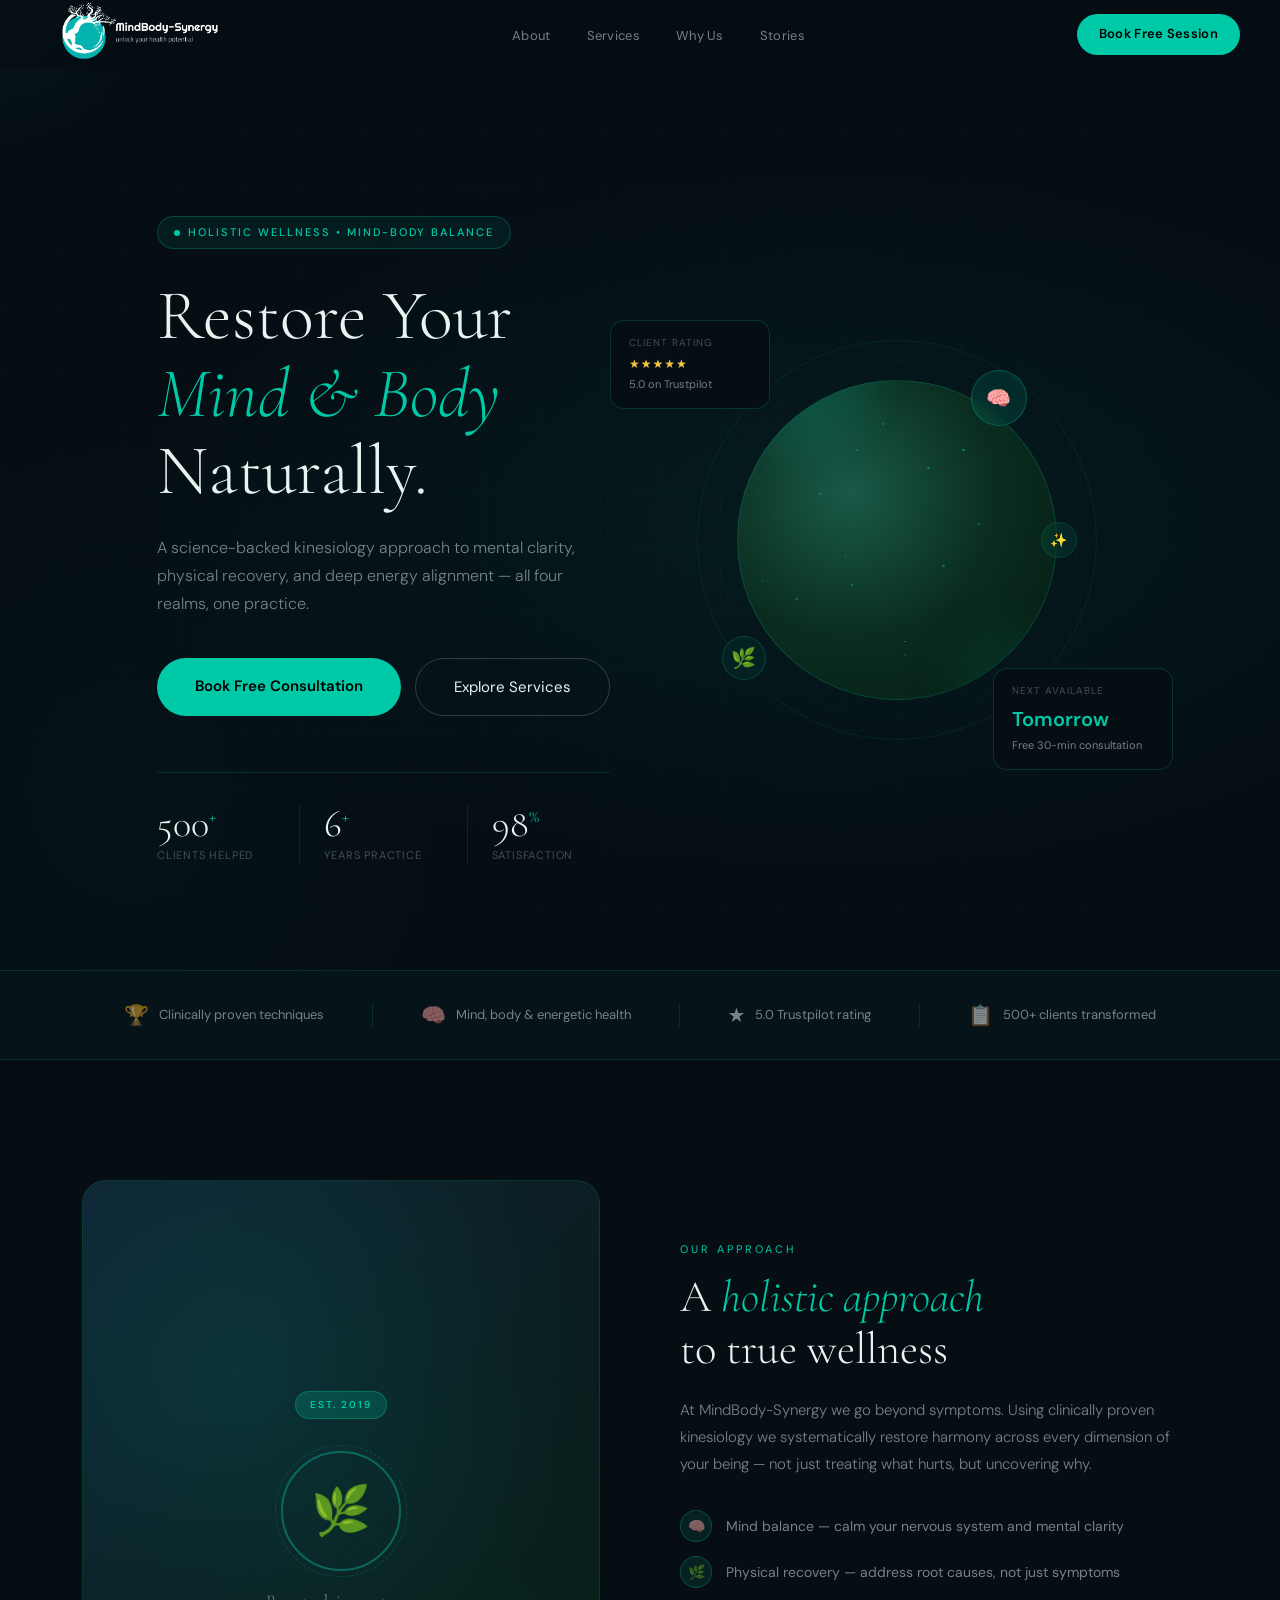
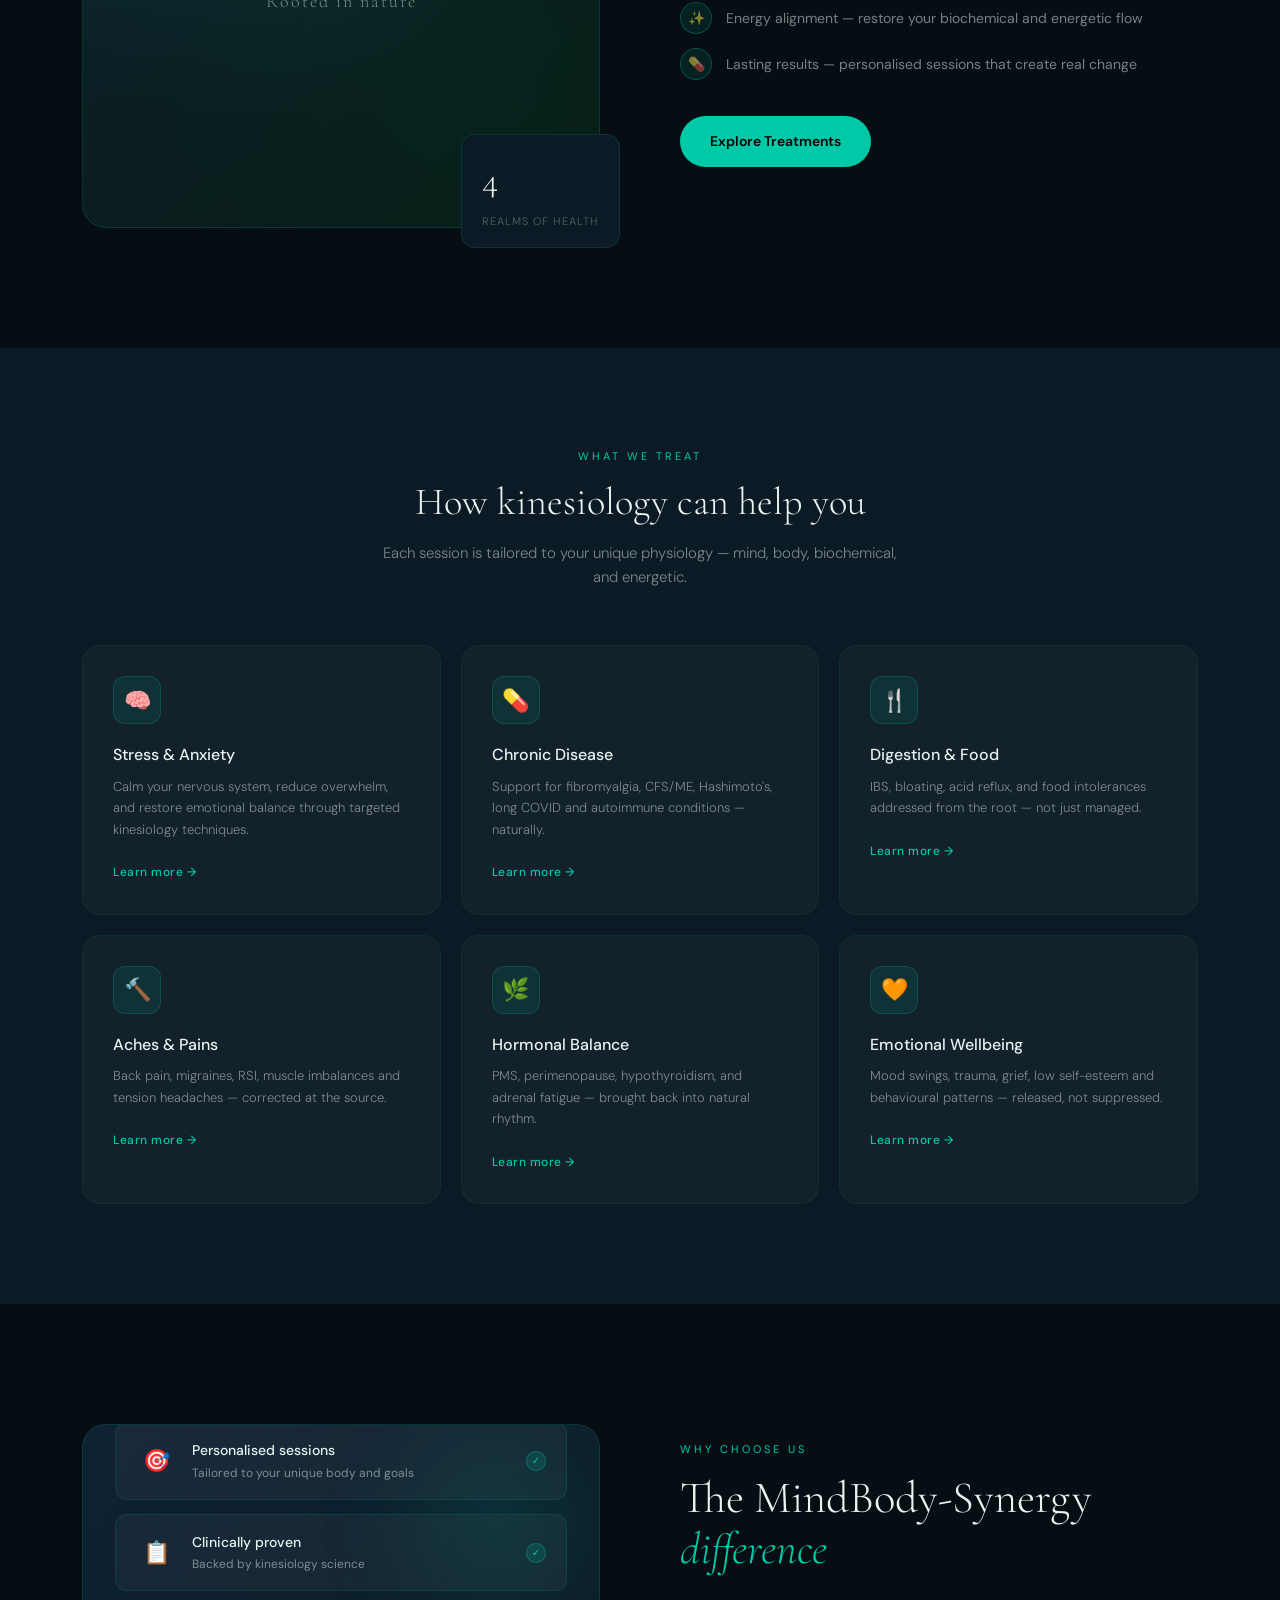
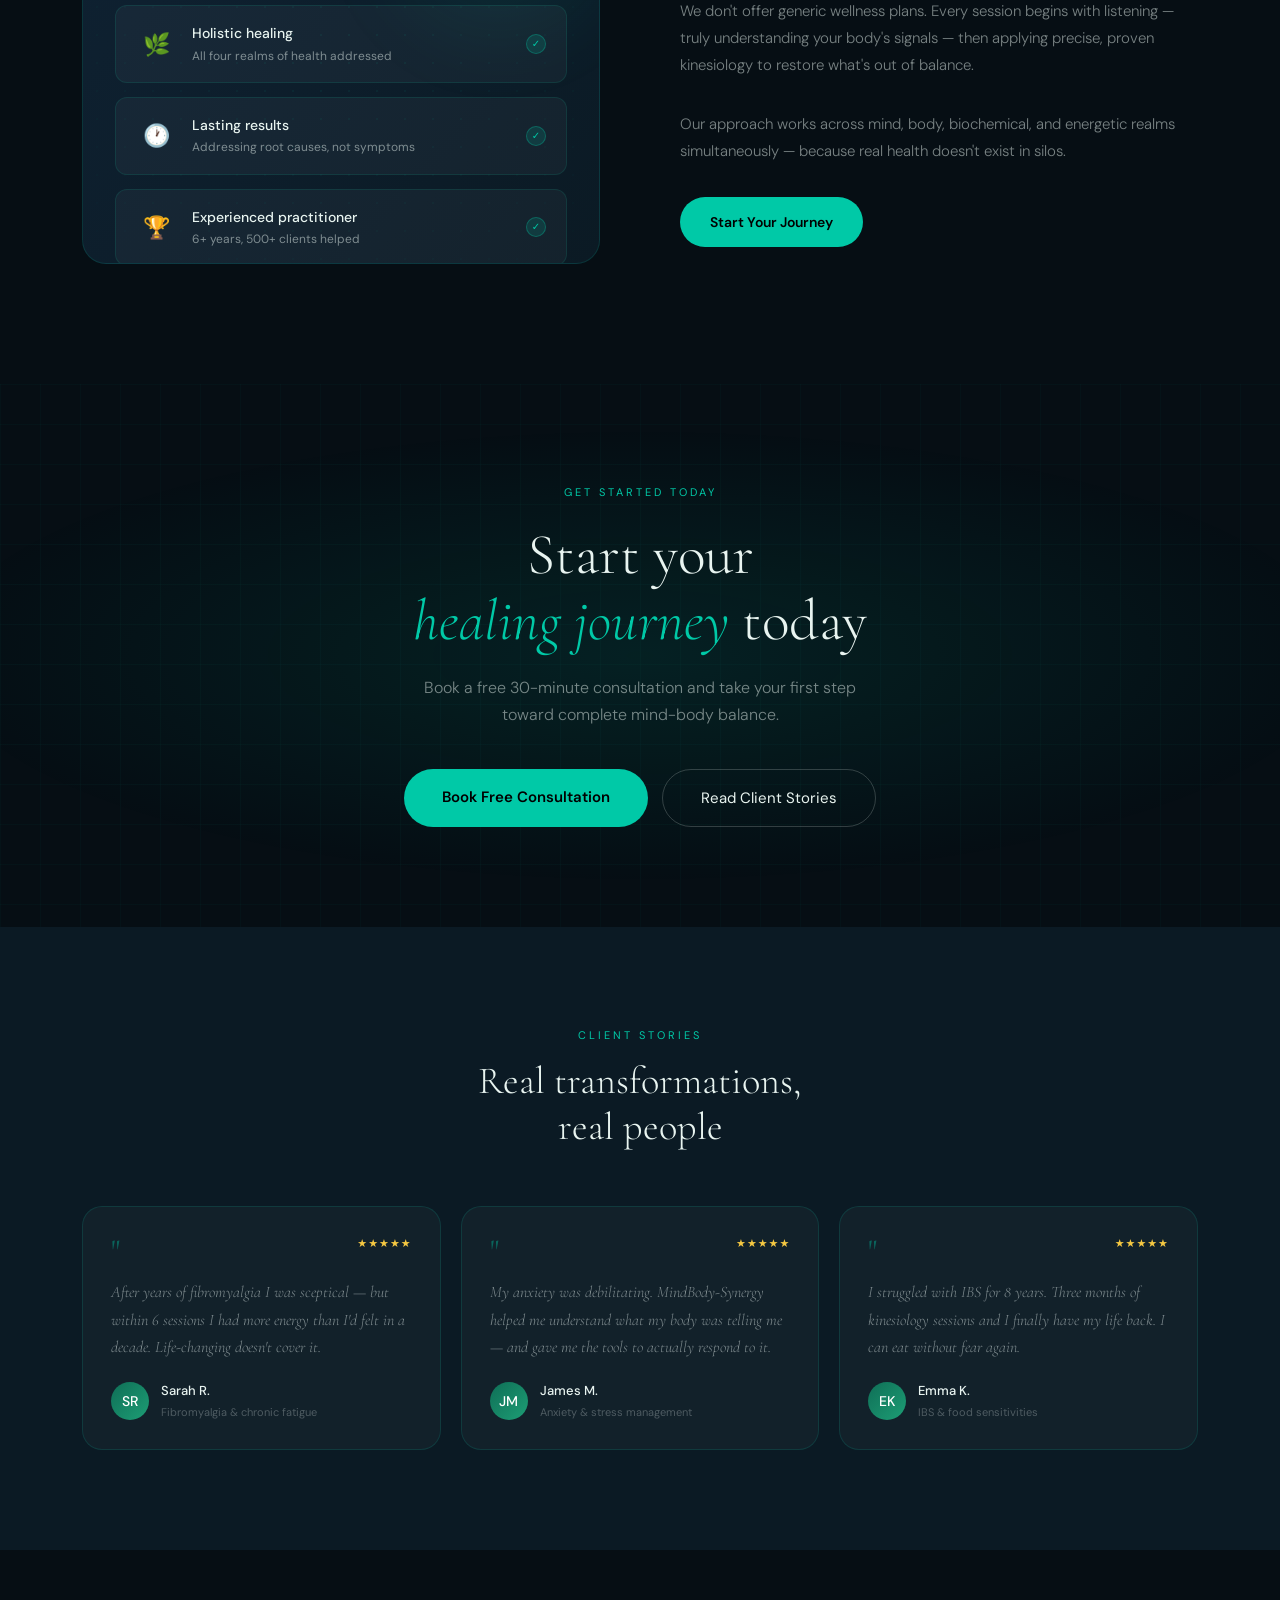
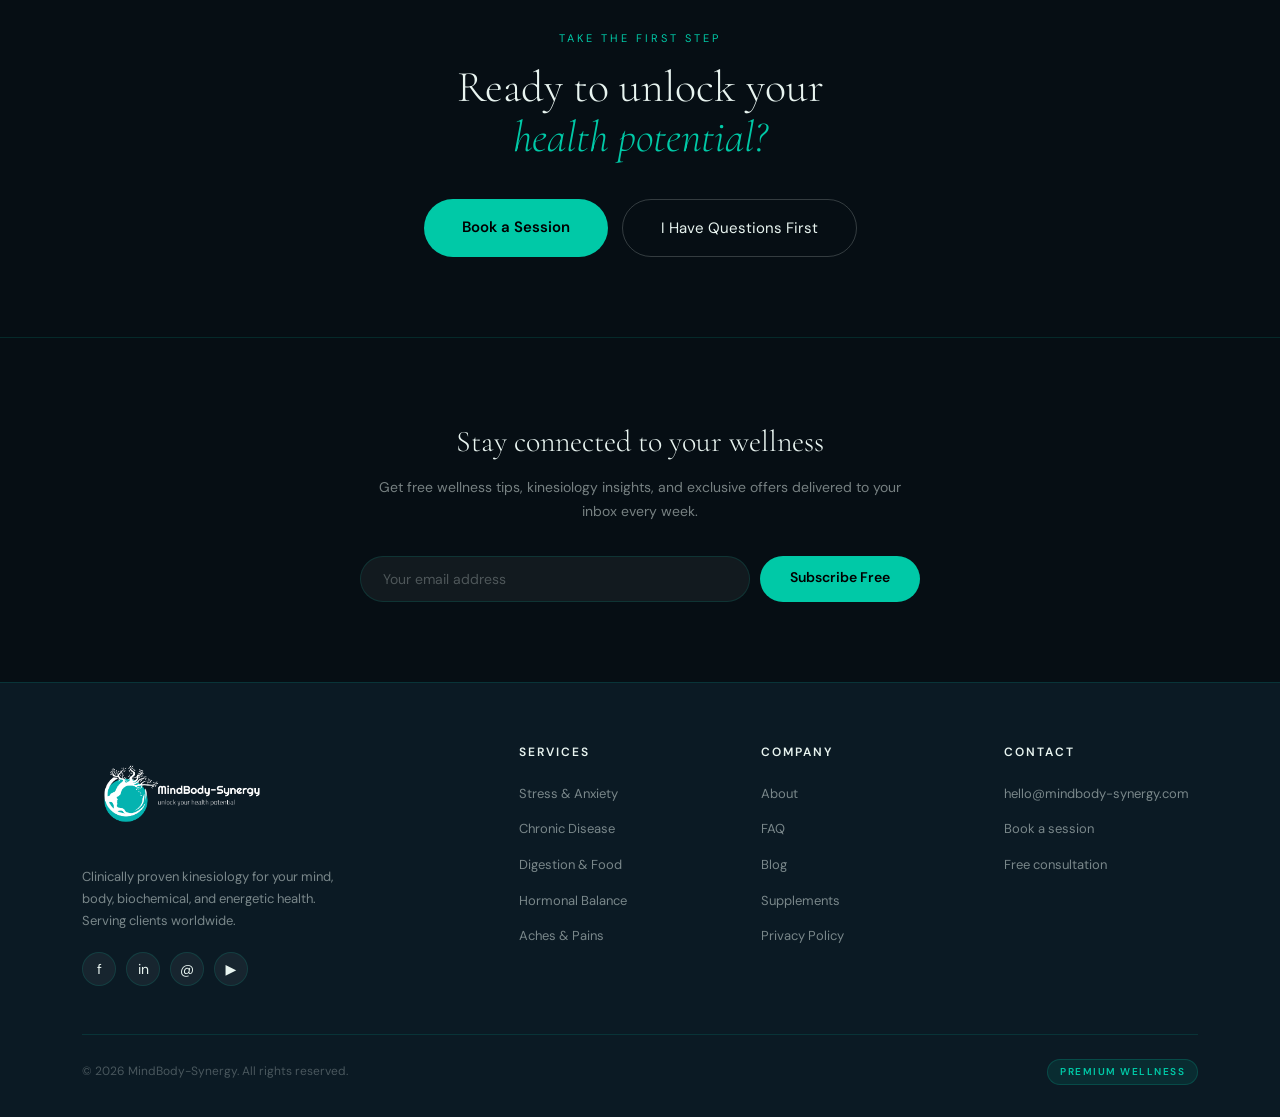
<file: index.html>
<!DOCTYPE html>
<html lang="en">
<head>
<meta charset="UTF-8"/>
<meta name="viewport" content="width=device-width, initial-scale=1.0"/>
<title>MindBody-Synergy — Unlock Your Health Potential</title>
<link rel="preconnect" href="https://fonts.googleapis.com"/>
<link href="https://fonts.googleapis.com/css2?family=Cormorant+Garamond:wght@300;400;600&family=DM+Sans:wght@300;400;500;600&display=swap" rel="stylesheet"/>
<style>
:root {
  --teal: #00c9a7;
  --teal-dark: #009e85;
  --teal-glow: rgba(0,201,167,0.25);
  --navy: #060e14;
  --navy-2: #0b1a24;
  --navy-3: #0f2233;
  --glass: rgba(255,255,255,0.04);
  --glass-border: rgba(0,201,167,0.15);
  --text: #e8f4f0;
  --text-muted: rgba(232,244,240,0.5);
  --text-dim: rgba(232,244,240,0.28);
  --serif: 'Cormorant Garamond', Georgia, serif;
  --sans: 'DM Sans', system-ui, sans-serif;
}
*,*::before,*::after{box-sizing:border-box;margin:0;padding:0}
html{scroll-behavior:smooth}
body{font-family:var(--sans);background:var(--navy);color:var(--text);overflow-x:hidden;line-height:1.6}

/* ── SCROLLBAR ── */
::-webkit-scrollbar{width:4px}
::-webkit-scrollbar-track{background:var(--navy)}
::-webkit-scrollbar-thumb{background:var(--teal-dark);border-radius:2px}

/* ── UTILITY ── */
.container{max-width:1180px;margin:0 auto;padding:0 32px}
.reveal{opacity:0;transform:translateY(32px);transition:opacity .7s ease,transform .7s ease}
.reveal.visible{opacity:1;transform:translateY(0)}
.reveal-delay-1{transition-delay:.1s}
.reveal-delay-2{transition-delay:.2s}
.reveal-delay-3{transition-delay:.3s}
.reveal-delay-4{transition-delay:.4s}

/* ── CURSOR GLOW ── */
.cursor-glow{pointer-events:none;position:fixed;width:320px;height:320px;border-radius:50%;background:radial-gradient(circle,rgba(0,201,167,0.06) 0%,transparent 70%);transform:translate(-50%,-50%);z-index:0;transition:left .08s,top .08s}

/* ── NAVBAR ── */
#navbar{position:sticky;top:0;z-index:999;transition:all .35s ease;padding:0}
#navbar .nav-inner{display:flex;align-items:center;justify-content:space-between;height:70px;backdrop-filter:blur(20px);-webkit-backdrop-filter:blur(20px);background:rgba(6,14,20,0.75);border-bottom:1px solid transparent;transition:all .35s ease;padding:0 40px}
#navbar.scrolled .nav-inner{border-bottom-color:var(--glass-border);box-shadow:0 4px 40px rgba(0,0,0,0.4)}
.nav-logo{display:flex;align-items:center;gap:12px;text-decoration:none}
.nav-logo-mark{width:38px;height:38px;border-radius:50%;border:1.5px solid var(--teal);display:flex;align-items:center;justify-content:center;position:relative;overflow:hidden}
.nav-logo-mark::before{content:'';position:absolute;inset:0;background:radial-gradient(circle at 40% 40%,rgba(0,201,167,0.3),transparent 70%)}
.nav-logo-mark svg{width:18px;height:18px}
.nav-logo-text{display:flex;flex-direction:column;line-height:1}
.nav-logo-text span:first-child{font-family:var(--serif);font-size:16px;font-weight:600;color:var(--text);letter-spacing:.3px}
.nav-logo-text span:last-child{font-size:9px;color:var(--teal);letter-spacing:2.5px;text-transform:uppercase;margin-top:2px}
.nav-links{display:flex;gap:36px;list-style:none}
.nav-links a{font-size:13px;font-weight:400;color:var(--text-muted);text-decoration:none;letter-spacing:.3px;transition:color .2s;position:relative}
.nav-links a::after{content:'';position:absolute;bottom:-2px;left:0;width:0;height:1px;background:var(--teal);transition:width .25s ease}
.nav-links a:hover{color:var(--teal)}
.nav-links a:hover::after{width:100%}
.nav-cta{background:var(--teal);color:#000;font-size:13px;font-weight:600;padding:10px 22px;border-radius:50px;border:none;cursor:pointer;letter-spacing:.3px;transition:transform .2s,box-shadow .2s;text-decoration:none}
.nav-cta:hover{transform:translateY(-1px) scale(1.03);box-shadow:0 0 24px var(--teal-glow)}

/* ── HERO ── */
#hero{min-height:100vh;display:flex;align-items:center;position:relative;overflow:hidden;padding:100px 0 60px}
.hero-bg{position:absolute;inset:0;background:radial-gradient(ellipse 80% 60% at 65% 50%,rgba(0,201,167,0.07) 0%,transparent 70%),radial-gradient(ellipse 50% 80% at 10% 80%,rgba(0,100,80,0.06) 0%,transparent 60%)}
.hero-grid{position:absolute;inset:0;background-image:linear-gradient(rgba(0,201,167,0.04) 1px,transparent 1px),linear-gradient(90deg,rgba(0,201,167,0.04) 1px,transparent 1px);background-size:60px 60px;mask-image:radial-gradient(ellipse 70% 70% at 50% 50%,black,transparent)}
.hero-inner{display:grid;grid-template-columns:1fr 1fr;gap:60px;align-items:center;position:relative;z-index:1}
.hero-badge{display:inline-flex;align-items:center;gap:8px;background:rgba(0,201,167,0.08);border:1px solid rgba(0,201,167,0.25);color:var(--teal);font-size:11px;font-weight:500;letter-spacing:2px;text-transform:uppercase;padding:7px 16px;border-radius:50px;margin-bottom:28px;animation:fadeUp .6s .1s both}
.hero-badge-dot{width:6px;height:6px;background:var(--teal);border-radius:50%;animation:blink 2s infinite}
@keyframes blink{0%,100%{opacity:1}50%{opacity:.3}}
.hero-h1{font-family:var(--serif);font-size:clamp(46px,5.5vw,72px);font-weight:300;line-height:1.1;color:var(--text);margin-bottom:24px;animation:fadeUp .6s .2s both}
.hero-h1 em{font-style:italic;color:var(--teal)}
.hero-sub{font-size:16px;font-weight:300;color:var(--text-muted);line-height:1.75;max-width:420px;margin-bottom:40px;animation:fadeUp .6s .35s both}
.hero-btns{display:flex;gap:14px;margin-bottom:56px;animation:fadeUp .6s .45s both}
.btn-primary{background:var(--teal);color:#000;font-family:var(--sans);font-size:14px;font-weight:600;padding:14px 30px;border-radius:50px;border:none;cursor:pointer;transition:transform .2s,box-shadow .2s;text-decoration:none;display:inline-block}
.btn-primary:hover{transform:translateY(-2px);box-shadow:0 8px 30px rgba(0,201,167,0.4)}
.btn-outline{background:transparent;color:var(--text);font-family:var(--sans);font-size:14px;font-weight:400;padding:14px 28px;border-radius:50px;border:1px solid rgba(232,244,240,0.2);cursor:pointer;transition:border-color .2s,color .2s;text-decoration:none;display:inline-block}
.btn-outline:hover{border-color:var(--teal);color:var(--teal)}
.hero-stats{display:flex;gap:0;animation:fadeUp .6s .6s both;border-top:1px solid var(--glass-border);padding-top:32px}
.hero-stat{flex:1;padding-right:24px}
.hero-stat+.hero-stat{padding-left:24px;padding-right:24px;border-left:1px solid var(--glass-border)}
.hero-stat:last-child{padding-right:0}
.hero-stat-num{font-family:var(--serif);font-size:38px;font-weight:300;color:var(--text);line-height:1}
.hero-stat-num sup{font-size:18px;color:var(--teal);vertical-align:super}
.hero-stat-label{font-size:11px;color:var(--text-dim);letter-spacing:.8px;text-transform:uppercase;margin-top:4px}

/* 3D ORB */
.hero-visual{display:flex;align-items:center;justify-content:center;position:relative;height:520px;animation:fadeUp .6s .3s both}
.orb-scene{position:relative;width:320px;height:320px}
.orb-ring-outer{position:absolute;inset:-40px;border-radius:50%;border:1px solid rgba(0,201,167,0.1);animation:rotateSlow 20s linear infinite}
.orb-ring-mid{position:absolute;inset:-20px;border-radius:50%;border:1px dashed rgba(0,201,167,0.08);animation:rotateSlow 14s linear infinite reverse}
.orb-core{position:absolute;inset:0;border-radius:50%;background:radial-gradient(circle at 35% 35%,#1a5a48,#0a2d20,#061a10);border:1px solid rgba(0,201,167,0.2);overflow:hidden;animation:breathe 5s ease-in-out infinite}
.orb-sheen{position:absolute;top:-30%;left:-10%;width:60%;height:60%;background:radial-gradient(circle,rgba(0,201,167,0.22),transparent 70%);border-radius:50%;filter:blur(10px)}
.orb-inner-glow{position:absolute;bottom:-20%;right:-10%;width:50%;height:50%;background:radial-gradient(circle,rgba(0,100,80,0.3),transparent 70%);border-radius:50%;filter:blur(15px)}
.orb-particles{position:absolute;inset:0;border-radius:50%;overflow:hidden}
.orb-dot{position:absolute;width:2px;height:2px;background:var(--teal);border-radius:50%;opacity:.6}
.orbit-item{position:absolute;border-radius:50%;display:flex;align-items:center;justify-content:center;backdrop-filter:blur(8px)}
.orbit-1{width:56px;height:56px;top:-10px;right:30px;background:rgba(0,201,167,0.12);border:1px solid rgba(0,201,167,0.3);animation:floatA 4.5s ease-in-out infinite}
.orbit-2{width:44px;height:44px;bottom:20px;left:-15px;background:rgba(0,100,80,0.15);border:1px solid rgba(0,201,167,0.2);animation:floatB 5.5s ease-in-out infinite}
.orbit-3{width:36px;height:36px;top:50%;right:-20px;transform:translateY(-50%);background:rgba(0,201,167,0.08);border:1px solid rgba(0,201,167,0.15);animation:floatC 3.8s ease-in-out infinite}
.orbit-icon{font-size:20px}
.orbit-icon-sm{font-size:14px}
@keyframes floatA{0%,100%{transform:translate(0,0) scale(1)}50%{transform:translate(8px,-14px) scale(1.06)}}
@keyframes floatB{0%,100%{transform:translate(0,0)}50%{transform:translate(-10px,12px)}}
@keyframes floatC{0%,100%{transform:translateY(-50%) translate(0,0)}50%{transform:translateY(-50%) translate(8px,6px)}}
@keyframes breathe{0%,100%{box-shadow:0 0 40px rgba(0,201,167,0.1)}50%{box-shadow:0 0 80px rgba(0,201,167,0.25),inset 0 0 60px rgba(0,80,60,0.2)}}
@keyframes rotateSlow{to{transform:rotate(360deg)}}
.floating-card{position:absolute;background:rgba(6,14,20,0.88);border:1px solid rgba(0,201,167,0.2);border-radius:14px;padding:14px 18px;backdrop-filter:blur(12px)}
.floating-card-a{bottom:30px;right:-50px;min-width:180px;animation:floatA 5s ease-in-out infinite}
.floating-card-b{top:40px;left:-60px;min-width:160px;animation:floatB 6s ease-in-out infinite}
.card-label{font-size:10px;color:var(--text-dim);letter-spacing:1px;text-transform:uppercase;margin-bottom:4px}
.card-value{font-size:20px;font-weight:600;color:var(--teal)}
.card-sub{font-size:11px;color:var(--text-muted);margin-top:2px}
.card-stars{color:#f5c842;font-size:12px;letter-spacing:1px}

@keyframes fadeUp{from{opacity:0;transform:translateY(24px)}to{opacity:1;transform:translateY(0)}}

/* ── TRUST STRIP ── */
#trust{padding:28px 0;border-top:1px solid var(--glass-border);border-bottom:1px solid var(--glass-border);background:rgba(0,201,167,0.025)}
.trust-inner{display:flex;align-items:center;justify-content:center;gap:48px;flex-wrap:wrap}
.trust-item{display:flex;align-items:center;gap:10px;font-size:13px;color:var(--text-muted)}
.trust-icon{font-size:20px}
.trust-divider{width:1px;height:24px;background:var(--glass-border)}

/* ── ABOUT ── */
#about{padding:120px 0}
.about-inner{display:grid;grid-template-columns:1fr 1fr;gap:80px;align-items:center}
.about-img-wrap{position:relative}
.about-img-frame{width:100%;aspect-ratio:4/5;border-radius:24px;overflow:hidden;border:1px solid var(--glass-border);position:relative;background:linear-gradient(135deg,#0f2233,#061a10)}
.about-img-pattern{position:absolute;inset:0;background-image:radial-gradient(circle at 30% 30%,rgba(0,201,167,0.12) 0%,transparent 60%),radial-gradient(circle at 80% 80%,rgba(0,100,80,0.1) 0%,transparent 50%)}
.about-img-text{position:absolute;inset:0;display:flex;flex-direction:column;align-items:center;justify-content:center;gap:16px}
.about-img-circle{width:120px;height:120px;border-radius:50%;border:2px solid rgba(0,201,167,0.4);display:flex;align-items:center;justify-content:center;position:relative}
.about-img-circle::before{content:'';position:absolute;inset:-8px;border-radius:50%;border:1px dashed rgba(0,201,167,0.2);animation:rotateSlow 12s linear infinite}
.about-img-circle-icon{font-size:48px}
.about-img-label{font-family:var(--serif);font-size:18px;font-weight:300;color:var(--text-muted);letter-spacing:2px}
.about-badge{background:rgba(0,201,167,0.2);color:var(--teal);border:1px solid rgba(0,201,167,0.3);border-radius:50px;font-size:10px;font-weight:600;letter-spacing:2px;text-transform:uppercase;padding:5px 14px;display:inline-block;margin-bottom:16px}
.about-img-accent{position:absolute;bottom:-20px;right:-20px;background:var(--navy-2);border:1px solid var(--glass-border);border-radius:14px;padding:16px 20px;backdrop-filter:blur(10px)}
.about-tag{font-family:var(--serif);font-size:36px;font-weight:300;color:var(--text);margin-bottom:4px}
.about-tag-label{font-size:11px;color:var(--text-dim);letter-spacing:1px;text-transform:uppercase}
.about-label{font-size:11px;color:var(--teal);letter-spacing:3px;text-transform:uppercase;margin-bottom:14px}
.about-h2{font-family:var(--serif);font-size:clamp(32px,3.5vw,50px);font-weight:300;line-height:1.15;color:var(--text);margin-bottom:22px}
.about-h2 em{font-style:italic;color:var(--teal)}
.about-text{font-size:15px;font-weight:300;color:var(--text-muted);line-height:1.8;margin-bottom:32px}
.about-points{list-style:none;display:flex;flex-direction:column;gap:14px;margin-bottom:36px}
.about-points li{display:flex;align-items:center;gap:14px;font-size:14px;font-weight:400;color:var(--text-muted)}
.point-dot{width:32px;height:32px;border-radius:50%;background:rgba(0,201,167,0.1);border:1px solid rgba(0,201,167,0.25);display:flex;align-items:center;justify-content:center;font-size:14px;flex-shrink:0}

/* ── SERVICES ── */
#services{padding:100px 0;background:var(--navy-2)}
.section-eyebrow{font-size:11px;color:var(--teal);letter-spacing:3px;text-transform:uppercase;margin-bottom:14px;text-align:center}
.section-h2{font-family:var(--serif);font-size:clamp(30px,3vw,46px);font-weight:300;line-height:1.2;color:var(--text);text-align:center;margin-bottom:16px}
.section-sub{font-size:15px;font-weight:300;color:var(--text-muted);text-align:center;max-width:520px;margin:0 auto 56px}
.services-grid{display:grid;grid-template-columns:repeat(3,1fr);gap:20px}
.svc-card{background:rgba(255,255,255,0.03);border:1px solid rgba(0,201,167,0.08);border-radius:18px;padding:30px;cursor:pointer;transition:border-color .3s,background .3s,transform .3s;position:relative;overflow:hidden}
.svc-card::before{content:'';position:absolute;inset:0;background:radial-gradient(ellipse at top left,rgba(0,201,167,0.08),transparent 60%);opacity:0;transition:opacity .3s}
.svc-card:hover{border-color:rgba(0,201,167,0.4);background:rgba(0,201,167,0.05);transform:translateY(-6px)}
.svc-card:hover::before{opacity:1}
.svc-icon{width:48px;height:48px;border-radius:12px;background:rgba(0,201,167,0.1);border:1px solid rgba(0,201,167,0.2);display:flex;align-items:center;justify-content:center;font-size:22px;margin-bottom:18px;transition:background .3s}
.svc-card:hover .svc-icon{background:rgba(0,201,167,0.2)}
.svc-title{font-size:16px;font-weight:500;color:var(--text);margin-bottom:8px}
.svc-desc{font-size:13px;font-weight:300;color:var(--text-muted);line-height:1.65;margin-bottom:18px}
.svc-link{font-size:12px;font-weight:500;color:var(--teal);letter-spacing:.5px;display:inline-flex;align-items:center;gap:6px;transition:gap .2s}
.svc-card:hover .svc-link{gap:10px}

/* ── FEATURE ── */
#features{padding:120px 0}
.features-inner{display:grid;grid-template-columns:1fr 1fr;gap:80px;align-items:center}
.features-visual{position:relative;height:440px}
.feat-bg-card{position:absolute;inset:0;border-radius:24px;background:linear-gradient(135deg,var(--navy-3),var(--navy-2));border:1px solid var(--glass-border);overflow:hidden}
.feat-bg-glow{position:absolute;top:-50px;right:-50px;width:300px;height:300px;border-radius:50%;background:radial-gradient(circle,rgba(0,201,167,0.12),transparent 70%);filter:blur(30px)}
.feat-grid-dots{position:absolute;inset:0;background-image:radial-gradient(circle,rgba(0,201,167,0.18) 1px,transparent 1px);background-size:28px 28px;opacity:.4;mask-image:radial-gradient(ellipse 80% 80% at 50% 50%,black,transparent)}
.feat-items{position:absolute;inset:32px;display:flex;flex-direction:column;gap:14px;justify-content:center}
.feat-item-card{background:rgba(255,255,255,0.04);border:1px solid rgba(0,201,167,0.12);border-radius:12px;padding:16px 20px;display:flex;align-items:center;gap:16px;transition:border-color .3s,transform .3s;cursor:default}
.feat-item-card:hover{border-color:rgba(0,201,167,0.35);transform:translateX(6px)}
.feat-item-icon{font-size:22px;width:40px;flex-shrink:0;text-align:center}
.feat-item-title{font-size:14px;font-weight:500;color:var(--text);margin-bottom:2px}
.feat-item-sub{font-size:12px;color:var(--text-muted)}
.feat-checkmark{margin-left:auto;width:20px;height:20px;border-radius:50%;background:rgba(0,201,167,0.15);border:1px solid rgba(0,201,167,0.3);display:flex;align-items:center;justify-content:center;font-size:10px;color:var(--teal);flex-shrink:0}
.features-content .about-label{text-align:left}
.features-content .about-h2{text-align:left}
.features-content .about-text{text-align:left}

/* ── CTA SECTION ── */
#cta-main{padding:100px 0;position:relative;overflow:hidden}
.cta-bg{position:absolute;inset:0;background:radial-gradient(ellipse 80% 60% at 50% 50%,rgba(0,201,167,0.1),transparent 70%)}
.cta-lines{position:absolute;inset:0;background-image:linear-gradient(rgba(0,201,167,0.03) 1px,transparent 1px),linear-gradient(90deg,rgba(0,201,167,0.03) 1px,transparent 1px);background-size:40px 40px}
.cta-inner{text-align:center;position:relative;z-index:1}
.cta-label{font-size:11px;color:var(--teal);letter-spacing:3px;text-transform:uppercase;margin-bottom:20px}
.cta-h2{font-family:var(--serif);font-size:clamp(36px,4.5vw,60px);font-weight:300;line-height:1.15;color:var(--text);margin-bottom:20px}
.cta-h2 em{font-style:italic;color:var(--teal)}
.cta-sub{font-size:16px;font-weight:300;color:var(--text-muted);max-width:480px;margin:0 auto 40px;line-height:1.7}
.cta-btns{display:flex;justify-content:center;gap:14px}
.btn-glow{animation:glowPulse 2.5s ease-in-out infinite}
@keyframes glowPulse{0%,100%{box-shadow:0 0 0 0 rgba(0,201,167,0.4)}50%{box-shadow:0 0 0 12px rgba(0,201,167,0)}}

/* ── TESTIMONIALS ── */
#testimonials{padding:100px 0;background:var(--navy-2)}
.testimonials-grid{display:grid;grid-template-columns:repeat(3,1fr);gap:20px;margin-top:56px}
.testi-card{background:rgba(255,255,255,0.03);border:1px solid var(--glass-border);border-radius:20px;padding:28px;position:relative;transition:border-color .3s,transform .3s}
.testi-card:hover{border-color:rgba(0,201,167,0.3);transform:translateY(-4px)}
.testi-quote{font-size:32px;color:var(--teal);opacity:.4;line-height:1;margin-bottom:12px;font-family:var(--serif)}
.testi-text{font-family:var(--serif);font-size:16px;font-weight:300;font-style:italic;color:var(--text-muted);line-height:1.7;margin-bottom:20px}
.testi-author{display:flex;align-items:center;gap:12px}
.testi-avatar{width:38px;height:38px;border-radius:50%;background:linear-gradient(135deg,#0f6e56,#1D9E75);display:flex;align-items:center;justify-content:center;font-size:14px;font-weight:500;color:#fff;flex-shrink:0}
.testi-name{font-size:13px;font-weight:500;color:var(--text)}
.testi-meta{font-size:11px;color:var(--text-dim);margin-top:2px}
.testi-stars{color:#f5c842;font-size:11px;letter-spacing:1px;position:absolute;top:28px;right:28px}

/* ── FINAL CTA ── */
#cta-final{padding:80px 0}
.cta-final-inner{max-width:600px;margin:0 auto;text-align:center}
.cta-final-inner .cta-h2{font-size:clamp(28px,3.5vw,44px)}
.cta-final-btns{display:flex;justify-content:center;gap:14px;flex-wrap:wrap;margin-top:36px}
.btn-large{padding:16px 38px;font-size:15px}

/* ── SUBSCRIBE ── */
#subscribe{padding:80px 0;border-top:1px solid var(--glass-border)}
.subscribe-inner{max-width:560px;margin:0 auto;text-align:center}
.subscribe-h2{font-family:var(--serif);font-size:30px;font-weight:300;color:var(--text);margin-bottom:10px}
.subscribe-sub{font-size:14px;color:var(--text-muted);margin-bottom:32px;line-height:1.7}
.subscribe-form{display:flex;gap:10px}
.subscribe-input{flex:1;background:rgba(255,255,255,0.05);border:1px solid var(--glass-border);border-radius:50px;padding:13px 22px;font-family:var(--sans);font-size:14px;color:var(--text);outline:none;transition:border-color .2s}
.subscribe-input::placeholder{color:var(--text-dim)}
.subscribe-input:focus{border-color:rgba(0,201,167,0.4)}

/* ── FOOTER ── */
footer{background:var(--navy-2);border-top:1px solid var(--glass-border);padding:60px 0 32px}
.footer-grid{display:grid;grid-template-columns:2fr 1fr 1fr 1fr;gap:48px;margin-bottom:48px}
.footer-brand p{font-size:13px;color:var(--text-muted);line-height:1.7;margin:14px 0 20px;max-width:260px}
.footer-social{display:flex;gap:10px}
.social-btn{width:34px;height:34px;border-radius:50%;background:rgba(255,255,255,0.05);border:1px solid var(--glass-border);display:flex;align-items:center;justify-content:center;font-size:14px;cursor:pointer;transition:border-color .2s,background .2s}
.social-btn:hover{border-color:rgba(0,201,167,0.4);background:rgba(0,201,167,0.08)}
.footer-col h4{font-size:12px;font-weight:600;color:var(--text);letter-spacing:2px;text-transform:uppercase;margin-bottom:18px}
.footer-col ul{list-style:none;display:flex;flex-direction:column;gap:10px}
.footer-col a{font-size:13px;color:var(--text-muted);text-decoration:none;transition:color .2s}
.footer-col a:hover{color:var(--teal)}
.footer-bottom{border-top:1px solid var(--glass-border);padding-top:24px;display:flex;align-items:center;justify-content:space-between}
.footer-copy{font-size:12px;color:var(--text-dim)}
.footer-badge{background:rgba(0,201,167,0.1);border:1px solid rgba(0,201,167,0.2);color:var(--teal);font-size:10px;font-weight:600;letter-spacing:1.5px;text-transform:uppercase;padding:4px 12px;border-radius:50px}

@media(max-width:768px){
  .hero-inner,.about-inner,.features-inner{grid-template-columns:1fr}
  .hero-visual{display:none}
  .services-grid{grid-template-columns:1fr}
  .testimonials-grid{grid-template-columns:1fr}
  .footer-grid{grid-template-columns:1fr 1fr}
  .nav-links{display:none}
  .trust-inner{gap:24px}
  .subscribe-form{flex-direction:column}
  .hero-stats{gap:0;flex-wrap:wrap}
}
.logo-img,
.hero-logo,
.footer-logo,
.section-logo {
 height: auto;
    width: 200px;
    object-fit: cover;
}
</style>
</head>
<body>

<div class="cursor-glow" id="cursorGlow"></div>

<!-- NAVBAR -->
<nav id="navbar">
  <div class="nav-inner">
     <a href="#" class="logo">
      <img src="Transparent Logo.png" alt="MindBody Synergy Logo" class="logo-img" />
    </a>
    <ul class="nav-links">
      <li><a href="#about">About</a></li>
      <li><a href="#services">Services</a></li>
      <li><a href="#features">Why Us</a></li>
      <li><a href="#testimonials">Stories</a></li>
    </ul>
    <a href="#cta-main" class="nav-cta">Book Free Session</a>
  </div>
</nav>

<!-- HERO -->
<section id="hero">
  <div class="hero-bg"></div>
  <div class="hero-grid"></div>
  <div class="container">
    <div class="hero-inner">
      <div class="hero-left">
        <div class="hero-badge">
          <span class="hero-badge-dot"></span>
          Holistic Wellness &bull; Mind-Body Balance
        </div>
        <h1 class="hero-h1">Restore Your<br><em>Mind & Body</em><br>Naturally.</h1>
        <p class="hero-sub">A science-backed kinesiology approach to mental clarity, physical recovery, and deep energy alignment — all four realms, one practice.</p>
        <div class="hero-btns">
          <a href="#cta-main" class="btn-primary btn-large btn-glow">Book Free Consultation</a>
          <a href="#services" class="btn-outline btn-large">Explore Services</a>
        </div>
        <div class="hero-stats">
          <div class="hero-stat">
            <div class="hero-stat-num">500<sup>+</sup></div>
            <div class="hero-stat-label">Clients helped</div>
          </div>
          <div class="hero-stat">
            <div class="hero-stat-num">6<sup>+</sup></div>
            <div class="hero-stat-label">Years practice</div>
          </div>
          <div class="hero-stat">
            <div class="hero-stat-num">98<sup>%</sup></div>
            <div class="hero-stat-label">Satisfaction</div>
          </div>
        </div>
      </div>

      <div class="hero-visual">
        <div class="orb-scene">
          <div class="orb-ring-outer"></div>
          <div class="orb-ring-mid"></div>
          <div class="orb-core">
            <div class="orb-sheen"></div>
            <div class="orb-inner-glow"></div>
            <div class="orb-particles" id="orbParticles"></div>
          </div>
          <div class="orbit-item orbit-1"><span class="orbit-icon">&#129504;</span></div>
          <div class="orbit-item orbit-2"><span class="orbit-icon">&#127807;</span></div>
          <div class="orbit-item orbit-3"><span class="orbit-icon-sm">&#10024;</span></div>
        </div>
        <div class="floating-card floating-card-a">
          <div class="card-label">Next available</div>
          <div class="card-value">Tomorrow</div>
          <div class="card-sub">Free 30-min consultation</div>
        </div>
        <div class="floating-card floating-card-b">
          <div class="card-label">Client rating</div>
          <div class="card-stars">&#9733;&#9733;&#9733;&#9733;&#9733;</div>
          <div class="card-sub">5.0 on Trustpilot</div>
        </div>
      </div>
    </div>
  </div>
</section>

<!-- TRUST STRIP -->
<section id="trust">
  <div class="container">
    <div class="trust-inner">
      <div class="trust-item"><span class="trust-icon">&#127942;</span> Clinically proven techniques</div>
      <div class="trust-divider"></div>
      <div class="trust-item"><span class="trust-icon">&#129504;</span> Mind, body & energetic health</div>
      <div class="trust-divider"></div>
      <div class="trust-item"><span class="trust-icon">&#9733;</span> 5.0 Trustpilot rating</div>
      <div class="trust-divider"></div>
      <div class="trust-item"><span class="trust-icon">&#128203;</span> 500+ clients transformed</div>
    </div>
  </div>
</section>

<!-- ABOUT -->
<section id="about">
  <div class="container">
    <div class="about-inner">
      <div class="about-img-wrap reveal">
        <div class="about-img-frame">
          <div class="about-img-pattern"></div>
          <div class="about-img-text">
            <div class="about-badge">Est. 2019</div>
            <div class="about-img-circle">
              <span class="about-img-circle-icon">&#127807;</span>
            </div>
            <div class="about-img-label">Rooted in nature</div>
          </div>
        </div>
        <div class="about-img-accent">
          <div class="about-tag">4</div>
          <div class="about-tag-label">Realms of health</div>
        </div>
      </div>
      <div class="about-content">
        <div class="about-label reveal">Our approach</div>
        <h2 class="about-h2 reveal reveal-delay-1">A <em>holistic approach</em><br>to true wellness</h2>
        <p class="about-text reveal reveal-delay-2">At MindBody-Synergy we go beyond symptoms. Using clinically proven kinesiology we systematically restore harmony across every dimension of your being — not just treating what hurts, but uncovering why.</p>
        <ul class="about-points reveal reveal-delay-3">
          <li><span class="point-dot">&#129504;</span> Mind balance — calm your nervous system and mental clarity</li>
          <li><span class="point-dot">&#127807;</span> Physical recovery — address root causes, not just symptoms</li>
          <li><span class="point-dot">&#10024;</span> Energy alignment — restore your biochemical and energetic flow</li>
          <li><span class="point-dot">&#128138;</span> Lasting results — personalised sessions that create real change</li>
        </ul>
        <a href="#services" class="btn-primary reveal reveal-delay-4">Explore Treatments</a>
      </div>
    </div>
  </div>
</section>

<!-- SERVICES -->
<section id="services">
  <div class="container">
    <div class="section-eyebrow reveal">What we treat</div>
    <h2 class="section-h2 reveal reveal-delay-1">How kinesiology can help you</h2>
    <p class="section-sub reveal reveal-delay-2">Each session is tailored to your unique physiology — mind, body, biochemical, and energetic.</p>
    <div class="services-grid">
      <div class="svc-card reveal">
        <div class="svc-icon">&#129504;</div>
        <div class="svc-title">Stress & Anxiety</div>
        <div class="svc-desc">Calm your nervous system, reduce overwhelm, and restore emotional balance through targeted kinesiology techniques.</div>
        <a class="svc-link">Learn more &#8594;</a>
      </div>
      <div class="svc-card reveal reveal-delay-1">
        <div class="svc-icon">&#128138;</div>
        <div class="svc-title">Chronic Disease</div>
        <div class="svc-desc">Support for fibromyalgia, CFS/ME, Hashimoto's, long COVID and autoimmune conditions — naturally.</div>
        <a class="svc-link">Learn more &#8594;</a>
      </div>
      <div class="svc-card reveal reveal-delay-2">
        <div class="svc-icon">&#127860;</div>
        <div class="svc-title">Digestion & Food</div>
        <div class="svc-desc">IBS, bloating, acid reflux, and food intolerances addressed from the root — not just managed.</div>
        <a class="svc-link">Learn more &#8594;</a>
      </div>
      <div class="svc-card reveal reveal-delay-1">
        <div class="svc-icon">&#128296;</div>
        <div class="svc-title">Aches & Pains</div>
        <div class="svc-desc">Back pain, migraines, RSI, muscle imbalances and tension headaches — corrected at the source.</div>
        <a class="svc-link">Learn more &#8594;</a>
      </div>
      <div class="svc-card reveal reveal-delay-2">
        <div class="svc-icon">&#127807;</div>
        <div class="svc-title">Hormonal Balance</div>
        <div class="svc-desc">PMS, perimenopause, hypothyroidism, and adrenal fatigue — brought back into natural rhythm.</div>
        <a class="svc-link">Learn more &#8594;</a>
      </div>
      <div class="svc-card reveal reveal-delay-3">
        <div class="svc-icon">&#129505;</div>
        <div class="svc-title">Emotional Wellbeing</div>
        <div class="svc-desc">Mood swings, trauma, grief, low self-esteem and behavioural patterns — released, not suppressed.</div>
        <a class="svc-link">Learn more &#8594;</a>
      </div>
    </div>
  </div>
</section>

<!-- FEATURES -->
<section id="features">
  <div class="container">
    <div class="features-inner">
      <div class="features-visual reveal">
        <div class="feat-bg-card">
          <div class="feat-bg-glow"></div>
          <div class="feat-grid-dots"></div>
          <div class="feat-items">
            <div class="feat-item-card">
              <div class="feat-item-icon">&#127919;</div>
              <div>
                <div class="feat-item-title">Personalised sessions</div>
                <div class="feat-item-sub">Tailored to your unique body and goals</div>
              </div>
              <div class="feat-checkmark">&#10003;</div>
            </div>
            <div class="feat-item-card">
              <div class="feat-item-icon">&#128203;</div>
              <div>
                <div class="feat-item-title">Clinically proven</div>
                <div class="feat-item-sub">Backed by kinesiology science</div>
              </div>
              <div class="feat-checkmark">&#10003;</div>
            </div>
            <div class="feat-item-card">
              <div class="feat-item-icon">&#127807;</div>
              <div>
                <div class="feat-item-title">Holistic healing</div>
                <div class="feat-item-sub">All four realms of health addressed</div>
              </div>
              <div class="feat-checkmark">&#10003;</div>
            </div>
            <div class="feat-item-card">
              <div class="feat-item-icon">&#128336;</div>
              <div>
                <div class="feat-item-title">Lasting results</div>
                <div class="feat-item-sub">Addressing root causes, not symptoms</div>
              </div>
              <div class="feat-checkmark">&#10003;</div>
            </div>
            <div class="feat-item-card">
              <div class="feat-item-icon">&#127942;</div>
              <div>
                <div class="feat-item-title">Experienced practitioner</div>
                <div class="feat-item-sub">6+ years, 500+ clients helped</div>
              </div>
              <div class="feat-checkmark">&#10003;</div>
            </div>
          </div>
        </div>
      </div>
      <div class="features-content">
        <div class="about-label reveal">Why choose us</div>
        <h2 class="about-h2 reveal reveal-delay-1">The MindBody-Synergy <em>difference</em></h2>
        <p class="about-text reveal reveal-delay-2">We don't offer generic wellness plans. Every session begins with listening — truly understanding your body's signals — then applying precise, proven kinesiology to restore what's out of balance.</p>
        <p class="about-text reveal reveal-delay-3">Our approach works across mind, body, biochemical, and energetic realms simultaneously — because real health doesn't exist in silos.</p>
        <a href="#cta-main" class="btn-primary reveal reveal-delay-4">Start Your Journey</a>
      </div>
    </div>
  </div>
</section>

<!-- MAIN CTA -->
<section id="cta-main">
  <div class="cta-bg"></div>
  <div class="cta-lines"></div>
  <div class="container">
    <div class="cta-inner">
      <div class="cta-label reveal">Get started today</div>
      <h2 class="cta-h2 reveal reveal-delay-1">Start your<br><em>healing journey</em> today</h2>
      <p class="cta-sub reveal reveal-delay-2">Book a free 30-minute consultation and take your first step toward complete mind-body balance.</p>
      <div class="cta-btns reveal reveal-delay-3">
        <a href="#" class="btn-primary btn-large btn-glow">Book Free Consultation</a>
        <a href="#testimonials" class="btn-outline btn-large">Read Client Stories</a>
      </div>
    </div>
  </div>
</section>

<!-- TESTIMONIALS -->
<section id="testimonials">
  <div class="container">
    <div class="section-eyebrow reveal">Client stories</div>
    <h2 class="section-h2 reveal reveal-delay-1">Real transformations,<br>real people</h2>
    <div class="testimonials-grid">
      <div class="testi-card reveal">
        <div class="testi-stars">&#9733;&#9733;&#9733;&#9733;&#9733;</div>
        <div class="testi-quote">"</div>
        <p class="testi-text">After years of fibromyalgia I was sceptical — but within 6 sessions I had more energy than I'd felt in a decade. Life-changing doesn't cover it.</p>
        <div class="testi-author">
          <div class="testi-avatar">SR</div>
          <div>
            <div class="testi-name">Sarah R.</div>
            <div class="testi-meta">Fibromyalgia & chronic fatigue</div>
          </div>
        </div>
      </div>
      <div class="testi-card reveal reveal-delay-1">
        <div class="testi-stars">&#9733;&#9733;&#9733;&#9733;&#9733;</div>
        <div class="testi-quote">"</div>
        <p class="testi-text">My anxiety was debilitating. MindBody-Synergy helped me understand what my body was telling me — and gave me the tools to actually respond to it.</p>
        <div class="testi-author">
          <div class="testi-avatar">JM</div>
          <div>
            <div class="testi-name">James M.</div>
            <div class="testi-meta">Anxiety & stress management</div>
          </div>
        </div>
      </div>
      <div class="testi-card reveal reveal-delay-2">
        <div class="testi-stars">&#9733;&#9733;&#9733;&#9733;&#9733;</div>
        <div class="testi-quote">"</div>
        <p class="testi-text">I struggled with IBS for 8 years. Three months of kinesiology sessions and I finally have my life back. I can eat without fear again.</p>
        <div class="testi-author">
          <div class="testi-avatar">EK</div>
          <div>
            <div class="testi-name">Emma K.</div>
            <div class="testi-meta">IBS & food sensitivities</div>
          </div>
        </div>
      </div>
    </div>
  </div>
</section>

<!-- FINAL CTA -->
<section id="cta-final">
  <div class="container">
    <div class="cta-final-inner">
      <div class="section-eyebrow reveal">Take the first step</div>
      <h2 class="cta-h2 reveal reveal-delay-1" style="font-size:clamp(28px,3.5vw,44px)">Ready to unlock your<br><em>health potential?</em></h2>
      <div class="cta-final-btns reveal reveal-delay-2">
        <a href="#" class="btn-primary btn-large btn-glow">Book a Session</a>
        <a href="#" class="btn-outline btn-large">I Have Questions First</a>
      </div>
    </div>
  </div>
</section>

<!-- SUBSCRIBE -->
<section id="subscribe">
  <div class="container">
    <div class="subscribe-inner reveal">
      <h2 class="subscribe-h2">Stay connected to your wellness</h2>
      <p class="subscribe-sub">Get free wellness tips, kinesiology insights, and exclusive offers delivered to your inbox every week.</p>
      <div class="subscribe-form">
        <input type="email" class="subscribe-input" placeholder="Your email address"/>
        <a href="#" class="btn-primary" style="white-space:nowrap;line-height:1">Subscribe Free</a>
      </div>
    </div>
  </div>
</section>

<!-- FOOTER -->
<footer>
  <div class="container">
    <div class="footer-grid">
      <div class="footer-brand">
         <a href="#" class="logo">
      <img src="Transparent Logo.png" alt="MindBody Synergy Logo" class="logo-img" />
    </a>
        <p>Clinically proven kinesiology for your mind, body, biochemical, and energetic health. Serving clients worldwide.</p>
        <div class="footer-social">
          <div class="social-btn">f</div>
          <div class="social-btn">in</div>
          <div class="social-btn">&#x40;</div>
          <div class="social-btn">&#9654;</div>
        </div>
      </div>
      <div class="footer-col">
        <h4>Services</h4>
        <ul>
          <li><a href="#">Stress & Anxiety</a></li>
          <li><a href="#">Chronic Disease</a></li>
          <li><a href="#">Digestion & Food</a></li>
          <li><a href="#">Hormonal Balance</a></li>
          <li><a href="#">Aches & Pains</a></li>
        </ul>
      </div>
      <div class="footer-col">
        <h4>Company</h4>
        <ul>
          <li><a href="#">About</a></li>
          <li><a href="#">FAQ</a></li>
          <li><a href="#">Blog</a></li>
          <li><a href="#">Supplements</a></li>
          <li><a href="#">Privacy Policy</a></li>
        </ul>
      </div>
      <div class="footer-col">
        <h4>Contact</h4>
        <ul>
          <li><a href="mailto:hello@mindbody-synergy.com">hello@mindbody-synergy.com</a></li>
          <li><a href="#">Book a session</a></li>
          <li><a href="#">Free consultation</a></li>
        </ul>
      </div>
    </div>
    <div class="footer-bottom">
      <div class="footer-copy">&copy; 2026 MindBody-Synergy. All rights reserved.</div>
      <div class="footer-badge">Premium Wellness</div>
    </div>
  </div>
</footer>

<script>
// Cursor glow
const glow = document.getElementById('cursorGlow');
document.addEventListener('mousemove', e => {
  glow.style.left = e.clientX + 'px';
  glow.style.top = e.clientY + 'px';
});

// Navbar scroll effect
const navbar = document.getElementById('navbar');
window.addEventListener('scroll', () => {
  navbar.classList.toggle('scrolled', window.scrollY > 40);
});

// Scroll reveal
const revealEls = document.querySelectorAll('.reveal');
const observer = new IntersectionObserver(entries => {
  entries.forEach(e => { if (e.isIntersecting) { e.target.classList.add('visible'); observer.unobserve(e.target); } });
}, { threshold: 0.12 });
revealEls.forEach(el => observer.observe(el));

// Orb particles
const particlesContainer = document.getElementById('orbParticles');
if (particlesContainer) {
  for (let i = 0; i < 18; i++) {
    const dot = document.createElement('div');
    dot.className = 'orb-dot';
    const angle = Math.random() * 360;
    const radius = 30 + Math.random() * 110;
    const x = 50 + radius * Math.cos(angle * Math.PI / 180) / 2.2;
    const y = 50 + radius * Math.sin(angle * Math.PI / 180) / 2.2;
    dot.style.cssText = `left:${x}%;top:${y}%;opacity:${0.2 + Math.random() * 0.5};width:${1 + Math.random() * 2}px;height:${1 + Math.random() * 2}px`;
    particlesContainer.appendChild(dot);
  }
}

// Smooth anchor scroll
document.querySelectorAll('a[href^="#"]').forEach(a => {
  a.addEventListener('click', e => {
    const target = document.querySelector(a.getAttribute('href'));
    if (target) { e.preventDefault(); target.scrollIntoView({ behavior: 'smooth' }); }
  });
});

// Counter animation for stats
const statNums = document.querySelectorAll('.hero-stat-num');
const statsObserver = new IntersectionObserver(entries => {
  entries.forEach(entry => {
    if (entry.isIntersecting) {
      const el = entry.target;
      const sup = el.querySelector('sup');
      const suffix = sup ? sup.textContent : '';
      const target = parseInt(el.textContent);
      let count = 0;
      const step = Math.ceil(target / 40);
      const interval = setInterval(() => {
        count = Math.min(count + step, target);
        el.textContent = count;
        if (sup) el.appendChild(sup);
        if (count >= target) clearInterval(interval);
      }, 30);
      statsObserver.unobserve(el);
    }
  });
}, { threshold: 0.5 });
statNums.forEach(el => statsObserver.observe(el));
</script>
</body>
</html>
</file>
